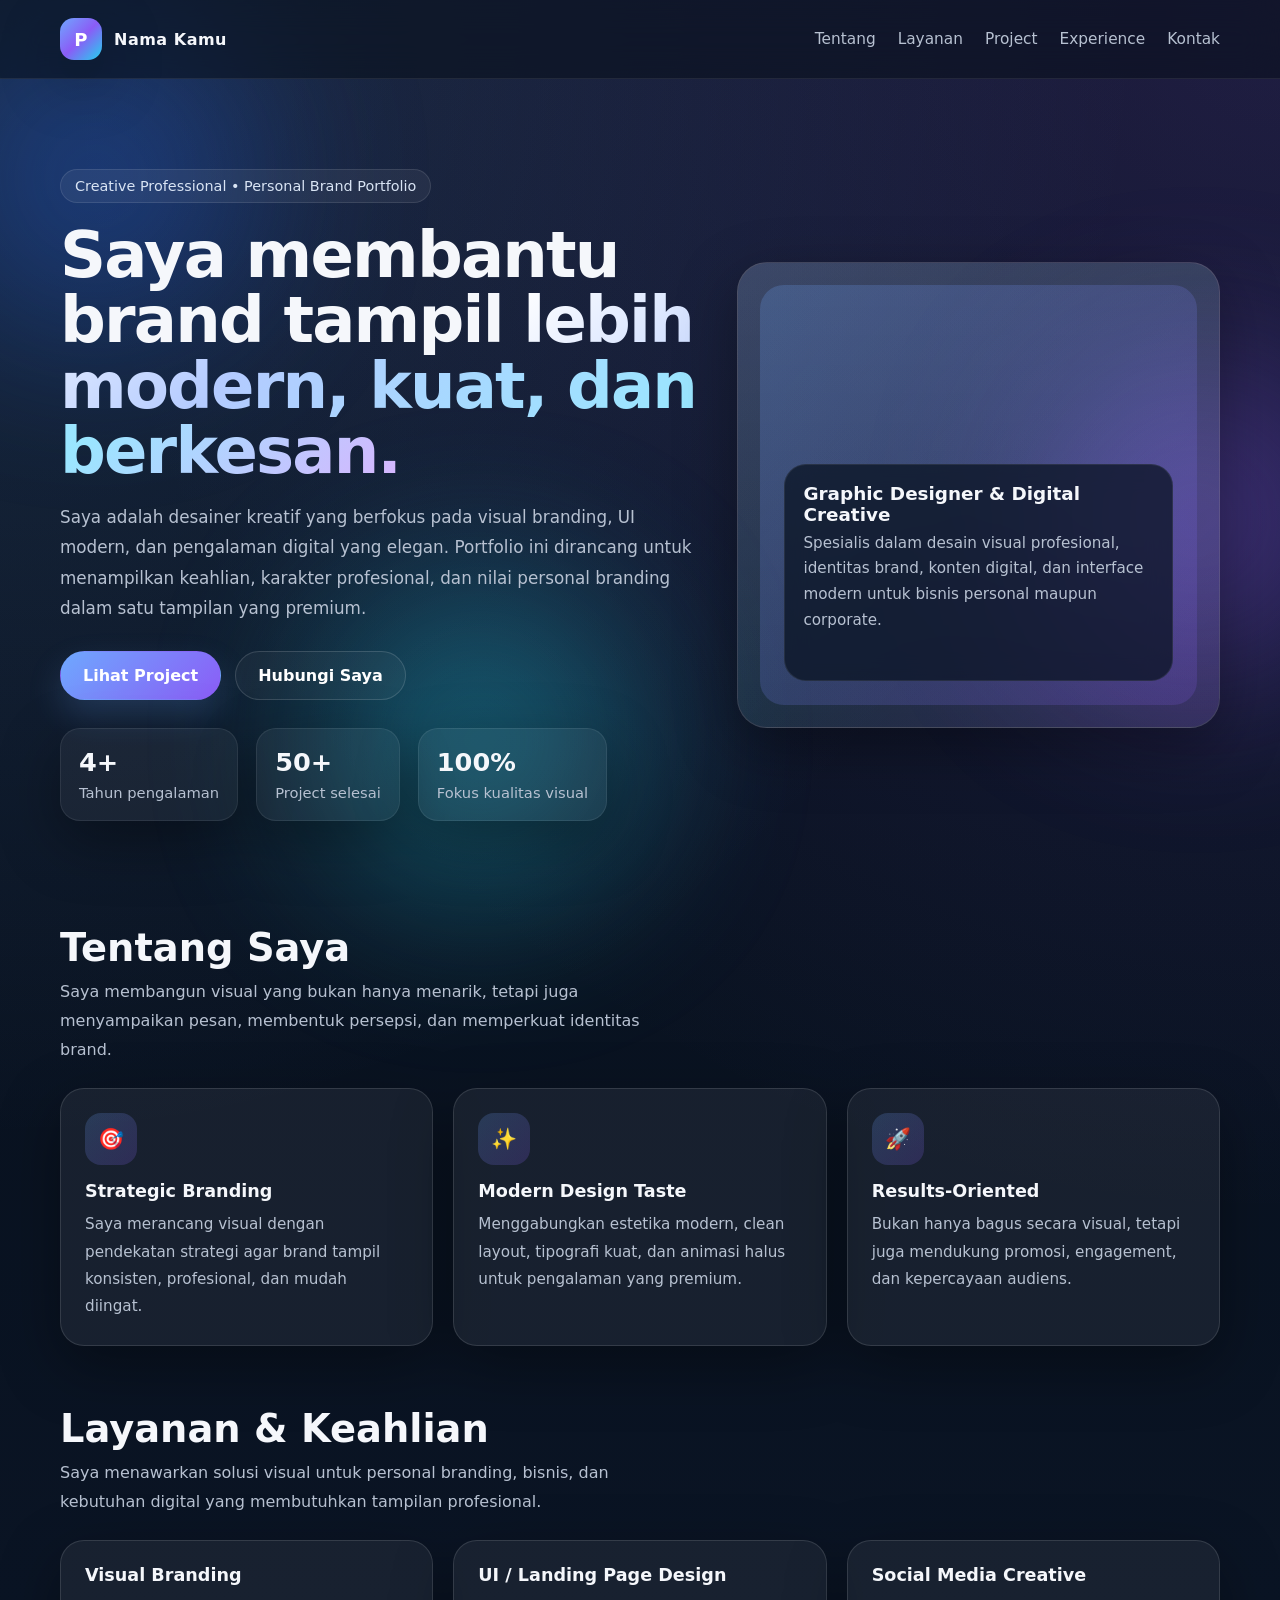
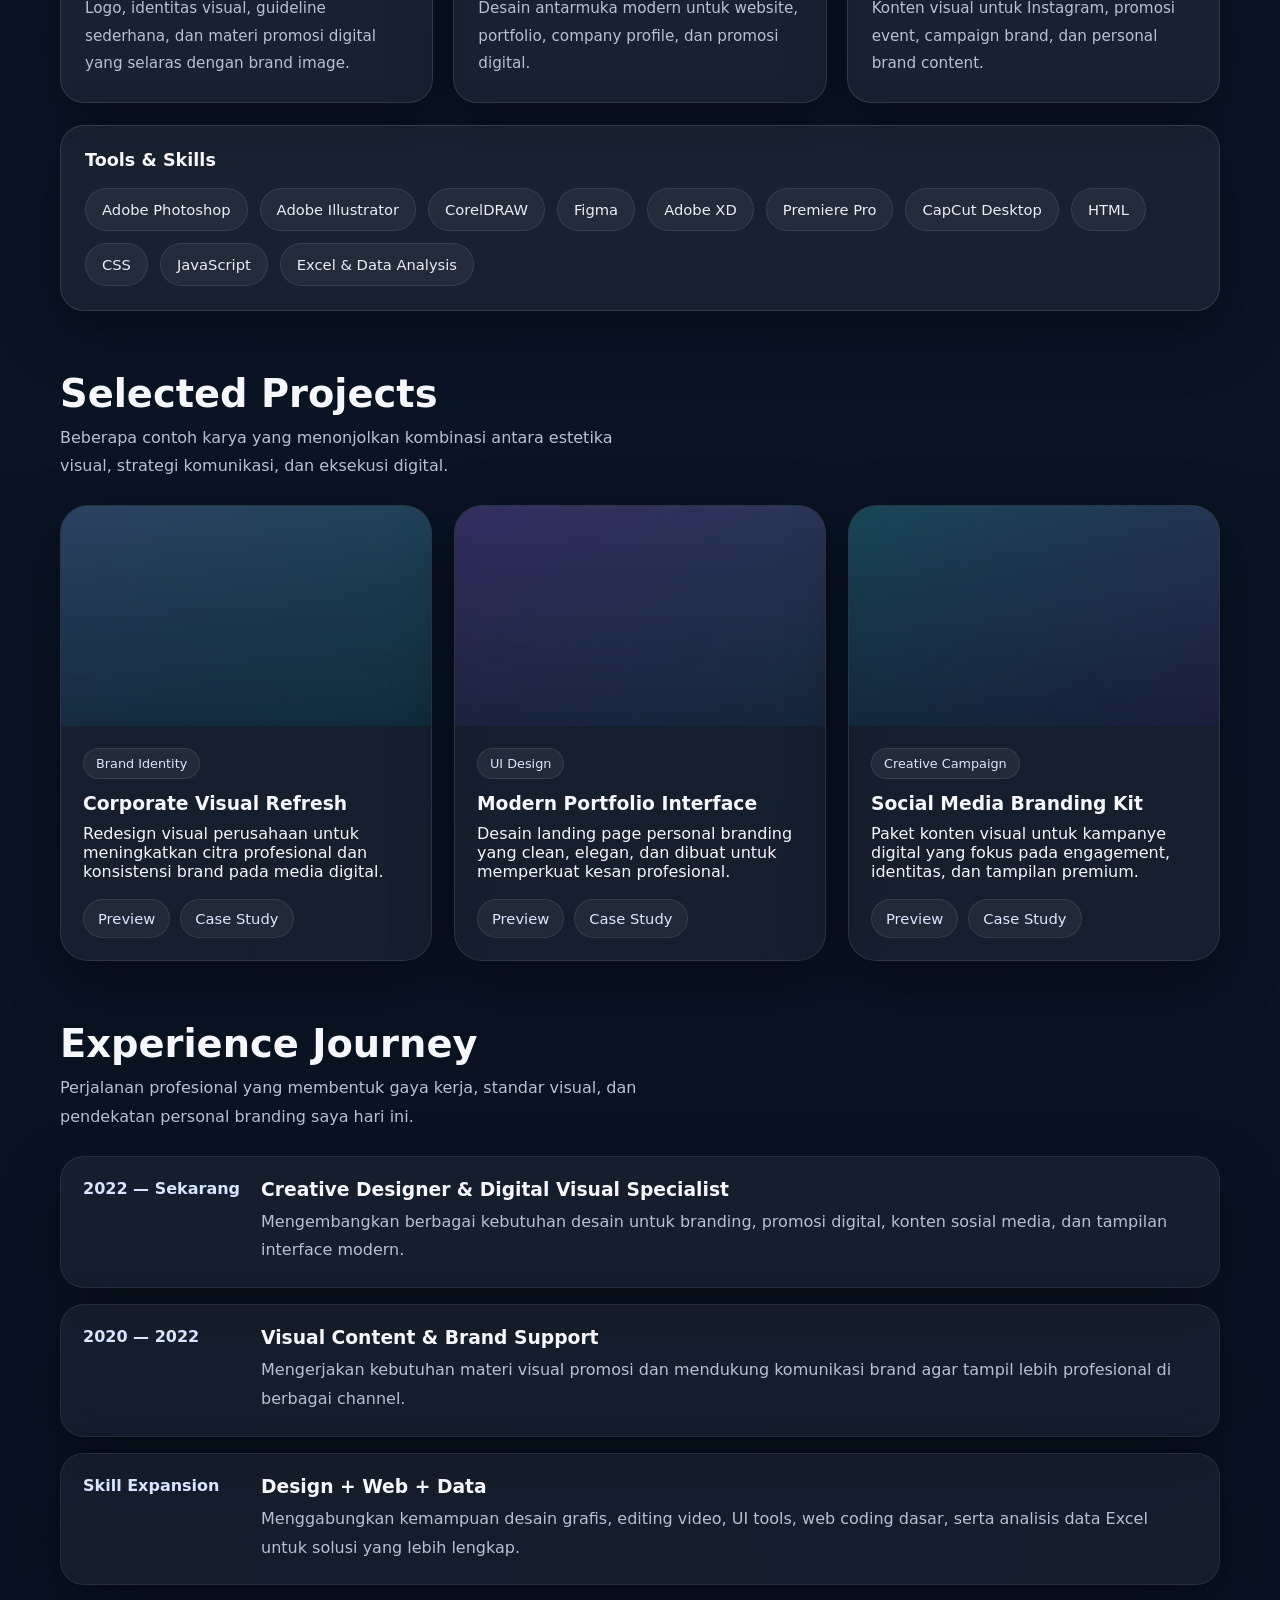
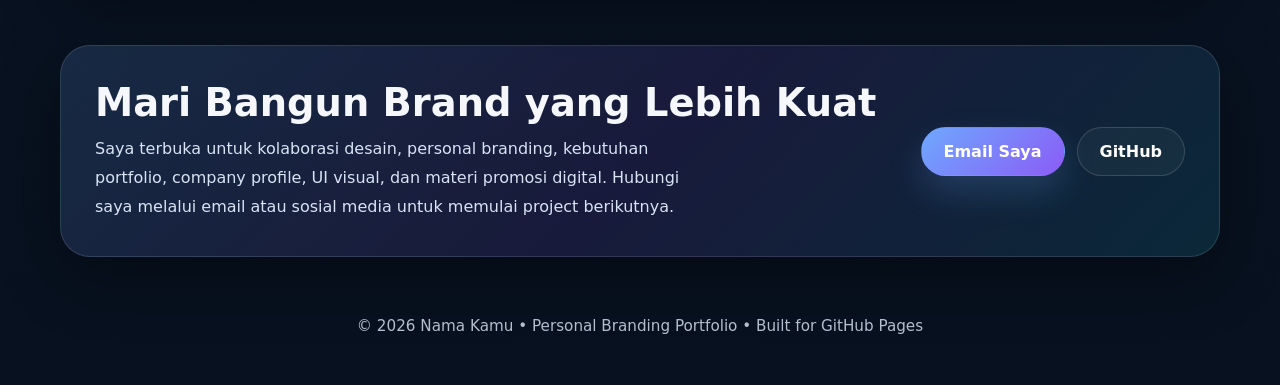
<file: index.html>
<!DOCTYPE html>
<html lang="id">
<head>
  <meta charset="UTF-8" />
  <meta name="viewport" content="width=device-width, initial-scale=1.0" />
  <title>Portfolio Personal Branding</title>
  <meta name="description" content="Portfolio modern, animated, profesional, dan personal branding." />
  <style>
    :root {
      --bg: #07111f;
      --bg-soft: rgba(255,255,255,0.05);
      --card: rgba(255,255,255,0.08);
      --card-border: rgba(255,255,255,0.12);
      --text: #f5f7fb;
      --muted: #b7c1d1;
      --primary: #6ea8fe;
      --secondary: #8b5cf6;
      --accent: #22d3ee;
      --shadow: 0 20px 60px rgba(0,0,0,0.35);
      --radius: 24px;
      --max-width: 1160px;
    }

    * {
      margin: 0;
      padding: 0;
      box-sizing: border-box;
      scroll-behavior: smooth;
    }

    body {
      font-family: Inter, ui-sans-serif, system-ui, -apple-system, BlinkMacSystemFont, "Segoe UI", sans-serif;
      background:
        radial-gradient(circle at top left, rgba(110,168,254,0.18), transparent 30%),
        radial-gradient(circle at top right, rgba(139,92,246,0.18), transparent 32%),
        linear-gradient(180deg, #08101b 0%, #0a1424 45%, #07111f 100%);
      color: var(--text);
      overflow-x: hidden;
      min-height: 100vh;
    }

    a {
      text-decoration: none;
      color: inherit;
    }

    img {
      max-width: 100%;
      display: block;
    }

    .container {
      width: min(92%, var(--max-width));
      margin: 0 auto;
    }

    .blur-orb {
      position: fixed;
      width: 320px;
      height: 320px;
      border-radius: 50%;
      filter: blur(90px);
      opacity: 0.35;
      z-index: -1;
      animation: floatOrb 12s ease-in-out infinite;
    }

    .orb-1 {
      background: #2563eb;
      top: 2%;
      left: -5%;
    }

    .orb-2 {
      background: #8b5cf6;
      top: 40%;
      right: -6%;
      animation-delay: -4s;
    }

    .orb-3 {
      background: #22d3ee;
      bottom: 0;
      left: 25%;
      animation-delay: -8s;
    }

    @keyframes floatOrb {
      0%, 100% { transform: translateY(0) translateX(0) scale(1); }
      50% { transform: translateY(-25px) translateX(15px) scale(1.08); }
    }

    header {
      position: sticky;
      top: 0;
      z-index: 50;
      backdrop-filter: blur(18px);
      background: rgba(8, 16, 27, 0.55);
      border-bottom: 1px solid rgba(255,255,255,0.08);
    }

    .nav {
      display: flex;
      align-items: center;
      justify-content: space-between;
      padding: 18px 0;
    }

    .brand {
      display: flex;
      align-items: center;
      gap: 12px;
      font-weight: 800;
      letter-spacing: 0.5px;
    }

    .brand-mark {
      width: 42px;
      height: 42px;
      border-radius: 14px;
      background: linear-gradient(135deg, var(--primary), var(--secondary), var(--accent));
      display: grid;
      place-items: center;
      box-shadow: var(--shadow);
      font-size: 18px;
      color: white;
    }

    .nav-links {
      display: flex;
      gap: 22px;
      align-items: center;
      color: var(--muted);
      font-size: 0.96rem;
    }

    .nav-links a:hover {
      color: white;
    }

    .btn {
      display: inline-flex;
      align-items: center;
      justify-content: center;
      gap: 10px;
      padding: 14px 22px;
      border-radius: 999px;
      border: 1px solid transparent;
      font-weight: 700;
      transition: 0.3s ease;
    }

    .btn-primary {
      background: linear-gradient(135deg, var(--primary), var(--secondary));
      color: white;
      box-shadow: 0 16px 35px rgba(110, 168, 254, 0.2);
    }

    .btn-primary:hover {
      transform: translateY(-2px);
      box-shadow: 0 20px 45px rgba(110, 168, 254, 0.28);
    }

    .btn-secondary {
      border-color: rgba(255,255,255,0.14);
      background: rgba(255,255,255,0.04);
      color: white;
    }

    .btn-secondary:hover {
      background: rgba(255,255,255,0.08);
      transform: translateY(-2px);
    }

    .hero {
      padding: 90px 0 70px;
    }

    .hero-grid {
      display: grid;
      grid-template-columns: 1.2fr 0.9fr;
      gap: 34px;
      align-items: center;
    }

    .eyebrow {
      display: inline-flex;
      padding: 8px 14px;
      border-radius: 999px;
      background: rgba(255,255,255,0.06);
      border: 1px solid rgba(255,255,255,0.1);
      color: #d9e4f4;
      font-size: 0.9rem;
      margin-bottom: 20px;
    }

    .hero h1 {
      font-size: clamp(2.7rem, 5vw, 5rem);
      line-height: 1.02;
      margin-bottom: 18px;
      letter-spacing: -1.8px;
    }

    .gradient-text {
      background: linear-gradient(135deg, #ffffff 0%, #b4cbff 30%, #9ae6ff 70%, #d8b4fe 100%);
      -webkit-background-clip: text;
      background-clip: text;
      color: transparent;
    }

    .hero p {
      color: var(--muted);
      font-size: 1.05rem;
      line-height: 1.8;
      max-width: 640px;
      margin-bottom: 28px;
    }

    .hero-actions {
      display: flex;
      flex-wrap: wrap;
      gap: 14px;
      margin-bottom: 28px;
    }

    .hero-metrics {
      display: flex;
      gap: 18px;
      flex-wrap: wrap;
    }

    .metric {
      min-width: 140px;
      padding: 18px;
      border-radius: 20px;
      background: rgba(255,255,255,0.05);
      border: 1px solid rgba(255,255,255,0.08);
      box-shadow: var(--shadow);
    }

    .metric strong {
      font-size: 1.6rem;
      display: block;
      margin-bottom: 6px;
    }

    .metric span {
      color: var(--muted);
      font-size: 0.92rem;
    }

    .profile-card {
      position: relative;
      border-radius: 30px;
      padding: 22px;
      background: linear-gradient(180deg, rgba(255,255,255,0.12), rgba(255,255,255,0.06));
      border: 1px solid rgba(255,255,255,0.12);
      box-shadow: var(--shadow);
      overflow: hidden;
    }

    .profile-card::before {
      content: "";
      position: absolute;
      inset: 0;
      background: linear-gradient(135deg, rgba(110,168,254,0.12), rgba(34,211,238,0.06), rgba(139,92,246,0.14));
      pointer-events: none;
    }

    .avatar-wrap {
      position: relative;
      z-index: 1;
      border-radius: 24px;
      overflow: hidden;
      min-height: 420px;
      background:
        linear-gradient(135deg, rgba(110,168,254,0.22), rgba(139,92,246,0.18)),
        url('https://images.unsplash.com/photo-1500648767791-00dcc994a43e?auto=format&fit=crop&w=900&q=80') center/cover;
      display: flex;
      align-items: flex-end;
      padding: 24px;
    }

    .profile-badge {
      width: 100%;
      position: relative;
      z-index: 2;
      padding: 18px;
      border-radius: 22px;
      background: rgba(7,17,31,0.72);
      border: 1px solid rgba(255,255,255,0.08);
      backdrop-filter: blur(12px);
    }

    .profile-badge h3 {
      font-size: 1.15rem;
      margin-bottom: 6px;
    }

    .profile-badge p {
      color: var(--muted);
      font-size: 0.95rem;
      line-height: 1.7;
    }

    section {
      padding: 34px 0 26px;
    }

    .section-head {
      display: flex;
      justify-content: space-between;
      align-items: end;
      gap: 20px;
      margin-bottom: 24px;
    }

    .section-head h2 {
      font-size: clamp(1.8rem, 3vw, 2.8rem);
      margin-bottom: 8px;
    }

    .section-head p {
      color: var(--muted);
      max-width: 600px;
      line-height: 1.8;
    }

    .grid-3 {
      display: grid;
      grid-template-columns: repeat(3, 1fr);
      gap: 20px;
    }

    .card {
      padding: 24px;
      background: rgba(255,255,255,0.06);
      border: 1px solid var(--card-border);
      border-radius: var(--radius);
      box-shadow: var(--shadow);
      transition: transform 0.35s ease, border-color 0.35s ease, background 0.35s ease;
    }

    .card:hover {
      transform: translateY(-6px);
      border-color: rgba(110,168,254,0.3);
      background: rgba(255,255,255,0.08);
    }

    .service-icon {
      width: 52px;
      height: 52px;
      border-radius: 16px;
      display: grid;
      place-items: center;
      font-size: 1.3rem;
      background: linear-gradient(135deg, rgba(110,168,254,0.2), rgba(139,92,246,0.2));
      margin-bottom: 16px;
    }

    .card h3 {
      font-size: 1.1rem;
      margin-bottom: 10px;
    }

    .card p {
      color: var(--muted);
      line-height: 1.8;
      font-size: 0.95rem;
    }

    .skills-wrap {
      display: flex;
      flex-wrap: wrap;
      gap: 12px;
    }

    .chip {
      padding: 12px 16px;
      border-radius: 999px;
      background: rgba(255,255,255,0.05);
      border: 1px solid rgba(255,255,255,0.09);
      color: #e9eef8;
      font-size: 0.92rem;
    }

    .projects {
      display: grid;
      grid-template-columns: repeat(3, 1fr);
      gap: 22px;
    }

    .project-card {
      overflow: hidden;
      border-radius: 28px;
      border: 1px solid rgba(255,255,255,0.1);
      background: rgba(255,255,255,0.05);
      box-shadow: var(--shadow);
      transition: 0.35s ease;
    }

    .project-card:hover {
      transform: translateY(-8px);
    }

    .project-cover {
      height: 220px;
      position: relative;
      overflow: hidden;
    }

    .project-cover::after {
      content: "";
      position: absolute;
      inset: 0;
      background: linear-gradient(180deg, transparent 0%, rgba(7,17,31,0.45) 100%);
    }

    .cover-1 {
      background: linear-gradient(135deg, rgba(110,168,254,0.25), rgba(34,211,238,0.2)), url('https://images.unsplash.com/photo-1460925895917-afdab827c52f?auto=format&fit=crop&w=1200&q=80') center/cover;
    }

    .cover-2 {
      background: linear-gradient(135deg, rgba(139,92,246,0.25), rgba(110,168,254,0.18)), url('https://images.unsplash.com/photo-1522542550221-31fd19575a2d?auto=format&fit=crop&w=1200&q=80') center/cover;
    }

    .cover-3 {
      background: linear-gradient(135deg, rgba(34,211,238,0.22), rgba(139,92,246,0.18)), url('https://images.unsplash.com/photo-1516321318423-f06f85e504b3?auto=format&fit=crop&w=1200&q=80') center/cover;
    }

    .project-body {
      padding: 22px;
    }

    .project-meta {
      display: inline-block;
      padding: 7px 12px;
      border-radius: 999px;
      font-size: 0.8rem;
      margin-bottom: 14px;
      background: rgba(255,255,255,0.06);
      border: 1px solid rgba(255,255,255,0.09);
      color: #dae6f8;
    }

    .project-body p {
      margin: 10px 0 18px;
    }

    .project-links {
      display: flex;
      gap: 10px;
      flex-wrap: wrap;
    }

    .project-link {
      font-size: 0.92rem;
      color: #dce8ff;
      padding: 10px 14px;
      border-radius: 999px;
      background: rgba(255,255,255,0.05);
      border: 1px solid rgba(255,255,255,0.09);
    }

    .timeline {
      display: grid;
      gap: 16px;
    }

    .timeline-item {
      display: grid;
      grid-template-columns: 160px 1fr;
      gap: 18px;
      padding: 22px;
      border-radius: 24px;
      background: rgba(255,255,255,0.05);
      border: 1px solid rgba(255,255,255,0.08);
      box-shadow: var(--shadow);
    }

    .timeline-year {
      color: #d7e5ff;
      font-weight: 800;
    }

    .timeline-content span {
      display: inline-block;
      margin-top: 8px;
      color: var(--muted);
      line-height: 1.8;
    }

    .contact-box {
      padding: 34px;
      border-radius: 30px;
      background: linear-gradient(135deg, rgba(110,168,254,0.16), rgba(139,92,246,0.13), rgba(34,211,238,0.12));
      border: 1px solid rgba(255,255,255,0.12);
      box-shadow: var(--shadow);
      display: flex;
      justify-content: space-between;
      align-items: center;
      gap: 24px;
      flex-wrap: wrap;
    }

    .contact-box p {
      color: #d8e3f3;
      line-height: 1.8;
      max-width: 620px;
    }

    footer {
      padding: 34px 0 50px;
      color: var(--muted);
      text-align: center;
      font-size: 0.95rem;
    }

    .reveal {
      opacity: 0;
      transform: translateY(28px);
      transition: opacity 0.8s ease, transform 0.8s ease;
    }

    .reveal.active {
      opacity: 1;
      transform: translateY(0);
    }

    @media (max-width: 980px) {
      .hero-grid,
      .projects,
      .grid-3 {
        grid-template-columns: 1fr;
      }

      .timeline-item {
        grid-template-columns: 1fr;
      }

      .nav-links {
        display: none;
      }
    }

    @media (max-width: 640px) {
      .hero {
        padding-top: 64px;
      }

      .hero h1 {
        letter-spacing: -1px;
      }

      .profile-card,
      .card,
      .timeline-item,
      .contact-box {
        border-radius: 22px;
      }

      .avatar-wrap {
        min-height: 340px;
      }
    }
  </style>
</head>
<body>
  <div class="blur-orb orb-1"></div>
  <div class="blur-orb orb-2"></div>
  <div class="blur-orb orb-3"></div>

  <header>
    <div class="container nav">
      <a href="#home" class="brand">
        <div class="brand-mark">P</div>
        <div>
          <div>Nama Kamu</div>
        </div>
      </a>
      <nav class="nav-links">
        <a href="#about">Tentang</a>
        <a href="#services">Layanan</a>
        <a href="#projects">Project</a>
        <a href="#experience">Experience</a>
        <a href="#contact">Kontak</a>
      </nav>
    </div>
  </header>

  <main>
    <section class="hero" id="home">
      <div class="container hero-grid">
        <div class="reveal active">
          <span class="eyebrow">Creative Professional • Personal Brand Portfolio</span>
          <h1>
            Saya membantu brand tampil
            <span class="gradient-text">lebih modern, kuat, dan berkesan.</span>
          </h1>
          <p>
            Saya adalah desainer kreatif yang berfokus pada visual branding, UI modern, dan pengalaman digital yang elegan.
            Portfolio ini dirancang untuk menampilkan keahlian, karakter profesional, dan nilai personal branding dalam satu tampilan yang premium.
          </p>
          <div class="hero-actions">
            <a href="#projects" class="btn btn-primary">Lihat Project</a>
            <a href="#contact" class="btn btn-secondary">Hubungi Saya</a>
          </div>
          <div class="hero-metrics">
            <div class="metric">
              <strong>4+</strong>
              <span>Tahun pengalaman</span>
            </div>
            <div class="metric">
              <strong>50+</strong>
              <span>Project selesai</span>
            </div>
            <div class="metric">
              <strong>100%</strong>
              <span>Fokus kualitas visual</span>
            </div>
          </div>
        </div>

        <div class="profile-card reveal">
          <div class="avatar-wrap">
            <div class="profile-badge">
              <h3>Graphic Designer & Digital Creative</h3>
              <p>
                Spesialis dalam desain visual profesional, identitas brand, konten digital, dan interface modern untuk bisnis personal maupun corporate.
              </p>
            </div>
          </div>
        </div>
      </div>
    </section>

    <section id="about">
      <div class="container">
        <div class="section-head reveal">
          <div>
            <h2>Tentang Saya</h2>
            <p>
              Saya membangun visual yang bukan hanya menarik, tetapi juga menyampaikan pesan, membentuk persepsi, dan memperkuat identitas brand.
            </p>
          </div>
        </div>
        <div class="grid-3">
          <div class="card reveal">
            <div class="service-icon">🎯</div>
            <h3>Strategic Branding</h3>
            <p>Saya merancang visual dengan pendekatan strategi agar brand tampil konsisten, profesional, dan mudah diingat.</p>
          </div>
          <div class="card reveal">
            <div class="service-icon">✨</div>
            <h3>Modern Design Taste</h3>
            <p>Menggabungkan estetika modern, clean layout, tipografi kuat, dan animasi halus untuk pengalaman yang premium.</p>
          </div>
          <div class="card reveal">
            <div class="service-icon">🚀</div>
            <h3>Results-Oriented</h3>
            <p>Bukan hanya bagus secara visual, tetapi juga mendukung promosi, engagement, dan kepercayaan audiens.</p>
          </div>
        </div>
      </div>
    </section>

    <section id="services">
      <div class="container">
        <div class="section-head reveal">
          <div>
            <h2>Layanan & Keahlian</h2>
            <p>
              Saya menawarkan solusi visual untuk personal branding, bisnis, dan kebutuhan digital yang membutuhkan tampilan profesional.
            </p>
          </div>
        </div>
        <div class="grid-3">
          <div class="card reveal">
            <h3>Visual Branding</h3>
            <p>Logo, identitas visual, guideline sederhana, dan materi promosi digital yang selaras dengan brand image.</p>
          </div>
          <div class="card reveal">
            <h3>UI / Landing Page Design</h3>
            <p>Desain antarmuka modern untuk website, portfolio, company profile, dan promosi digital.</p>
          </div>
          <div class="card reveal">
            <h3>Social Media Creative</h3>
            <p>Konten visual untuk Instagram, promosi event, campaign brand, dan personal brand content.</p>
          </div>
        </div>

        <div style="margin-top: 22px" class="card reveal">
          <h3 style="margin-bottom: 18px">Tools & Skills</h3>
          <div class="skills-wrap">
            <span class="chip">Adobe Photoshop</span>
            <span class="chip">Adobe Illustrator</span>
            <span class="chip">CorelDRAW</span>
            <span class="chip">Figma</span>
            <span class="chip">Adobe XD</span>
            <span class="chip">Premiere Pro</span>
            <span class="chip">CapCut Desktop</span>
            <span class="chip">HTML</span>
            <span class="chip">CSS</span>
            <span class="chip">JavaScript</span>
            <span class="chip">Excel & Data Analysis</span>
          </div>
        </div>
      </div>
    </section>

    <section id="projects">
      <div class="container">
        <div class="section-head reveal">
          <div>
            <h2>Selected Projects</h2>
            <p>
              Beberapa contoh karya yang menonjolkan kombinasi antara estetika visual, strategi komunikasi, dan eksekusi digital.
            </p>
          </div>
        </div>

        <div class="projects">
          <article class="project-card reveal">
            <div class="project-cover cover-1"></div>
            <div class="project-body">
              <span class="project-meta">Brand Identity</span>
              <h3>Corporate Visual Refresh</h3>
              <p>Redesign visual perusahaan untuk meningkatkan citra profesional dan konsistensi brand pada media digital.</p>
              <div class="project-links">
                <a class="project-link" href="#">Preview</a>
                <a class="project-link" href="#">Case Study</a>
              </div>
            </div>
          </article>

          <article class="project-card reveal">
            <div class="project-cover cover-2"></div>
            <div class="project-body">
              <span class="project-meta">UI Design</span>
              <h3>Modern Portfolio Interface</h3>
              <p>Desain landing page personal branding yang clean, elegan, dan dibuat untuk memperkuat kesan profesional.</p>
              <div class="project-links">
                <a class="project-link" href="#">Preview</a>
                <a class="project-link" href="#">Case Study</a>
              </div>
            </div>
          </article>

          <article class="project-card reveal">
            <div class="project-cover cover-3"></div>
            <div class="project-body">
              <span class="project-meta">Creative Campaign</span>
              <h3>Social Media Branding Kit</h3>
              <p>Paket konten visual untuk kampanye digital yang fokus pada engagement, identitas, dan tampilan premium.</p>
              <div class="project-links">
                <a class="project-link" href="#">Preview</a>
                <a class="project-link" href="#">Case Study</a>
              </div>
            </div>
          </article>
        </div>
      </div>
    </section>

    <section id="experience">
      <div class="container">
        <div class="section-head reveal">
          <div>
            <h2>Experience Journey</h2>
            <p>
              Perjalanan profesional yang membentuk gaya kerja, standar visual, dan pendekatan personal branding saya hari ini.
            </p>
          </div>
        </div>

        <div class="timeline">
          <div class="timeline-item reveal">
            <div class="timeline-year">2022 — Sekarang</div>
            <div class="timeline-content">
              <h3>Creative Designer & Digital Visual Specialist</h3>
              <span>Mengembangkan berbagai kebutuhan desain untuk branding, promosi digital, konten sosial media, dan tampilan interface modern.</span>
            </div>
          </div>
          <div class="timeline-item reveal">
            <div class="timeline-year">2020 — 2022</div>
            <div class="timeline-content">
              <h3>Visual Content & Brand Support</h3>
              <span>Mengerjakan kebutuhan materi visual promosi dan mendukung komunikasi brand agar tampil lebih profesional di berbagai channel.</span>
            </div>
          </div>
          <div class="timeline-item reveal">
            <div class="timeline-year">Skill Expansion</div>
            <div class="timeline-content">
              <h3>Design + Web + Data</h3>
              <span>Menggabungkan kemampuan desain grafis, editing video, UI tools, web coding dasar, serta analisis data Excel untuk solusi yang lebih lengkap.</span>
            </div>
          </div>
        </div>
      </div>
    </section>

    <section id="contact">
      <div class="container">
        <div class="contact-box reveal">
          <div>
            <h2 style="font-size: clamp(1.8rem, 3vw, 2.8rem); margin-bottom: 10px;">Mari Bangun Brand yang Lebih Kuat</h2>
            <p>
              Saya terbuka untuk kolaborasi desain, personal branding, kebutuhan portfolio, company profile, UI visual, dan materi promosi digital.
              Hubungi saya melalui email atau sosial media untuk memulai project berikutnya.
            </p>
          </div>
          <div style="display:flex; gap:12px; flex-wrap:wrap;">
            <a class="btn btn-primary" href="mailto:emailkamu@example.com">Email Saya</a>
            <a class="btn btn-secondary" href="https://github.com/username" target="_blank">GitHub</a>
          </div>
        </div>
      </div>
    </section>
  </main>

  <footer>
    <div class="container">
      © 2026 Nama Kamu • Personal Branding Portfolio • Built for GitHub Pages
    </div>
  </footer>

  <script>
    const reveals = document.querySelectorAll('.reveal');

    const observer = new IntersectionObserver((entries) => {
      entries.forEach((entry) => {
        if (entry.isIntersecting) {
          entry.target.classList.add('active');
        }
      });
    }, { threshold: 0.14 });

    reveals.forEach((item) => observer.observe(item));
  </script>
</body>
</html>
</file>
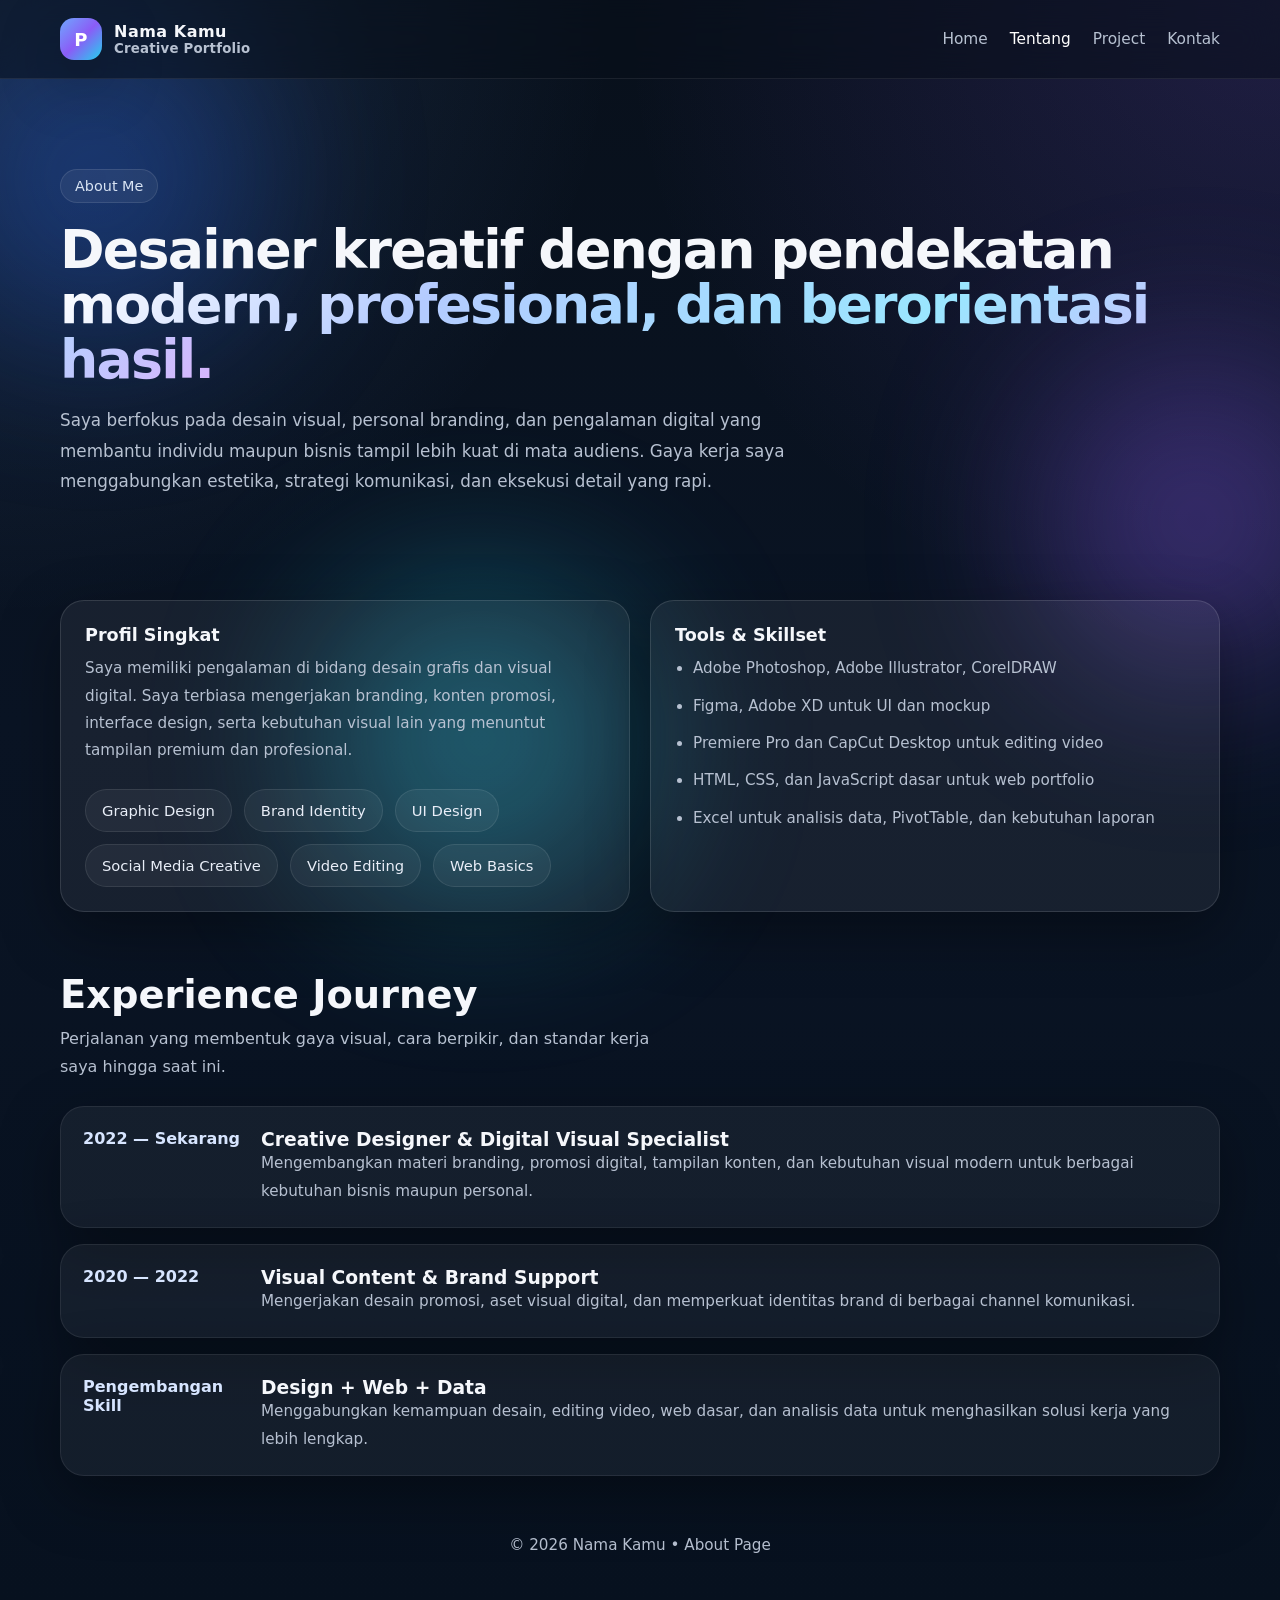
<file: about.html>
<!DOCTYPE html>
<html lang="id">
<head>
  <meta charset="UTF-8" />
  <meta name="viewport" content="width=device-width, initial-scale=1.0" />
  <title>Tentang Saya | Nama Kamu</title>
  <meta name="description" content="Halaman tentang saya untuk portfolio personal branding." />
  <link rel="stylesheet" href="assets/css/style.css" />
</head>
<body>
  <div class="blur-orb orb-1"></div>
  <div class="blur-orb orb-2"></div>
  <div class="blur-orb orb-3"></div>

  <header>
    <div class="container nav">
      <a href="index.html" class="brand">
        <div class="brand-mark">P</div>
        <div>
          <div>Nama Kamu</div>
          <small>Creative Portfolio</small>
        </div>
      </a>
      <nav class="nav-links">
        <a href="index.html">Home</a>
        <a href="about.html" class="active">Tentang</a>
        <a href="projects.html">Project</a>
        <a href="contact.html">Kontak</a>
      </nav>
    </div>
  </header>

  <main>
    <section class="page-hero">
      <div class="container">
        <div class="reveal active">
          <span class="eyebrow">About Me</span>
          <h1>Desainer kreatif dengan pendekatan <span class="gradient-text">modern, profesional, dan berorientasi hasil.</span></h1>
          <p>
            Saya berfokus pada desain visual, personal branding, dan pengalaman digital yang membantu individu maupun bisnis tampil lebih kuat di mata audiens.
            Gaya kerja saya menggabungkan estetika, strategi komunikasi, dan eksekusi detail yang rapi.
          </p>
        </div>
      </div>
    </section>

    <section>
      <div class="container grid-2">
        <div class="card reveal">
          <h3>Profil Singkat</h3>
          <p>
            Saya memiliki pengalaman di bidang desain grafis dan visual digital. Saya terbiasa mengerjakan branding, konten promosi,
            interface design, serta kebutuhan visual lain yang menuntut tampilan premium dan profesional.
          </p>
          <div class="spacer-24 skills-wrap">
            <span class="chip">Graphic Design</span>
            <span class="chip">Brand Identity</span>
            <span class="chip">UI Design</span>
            <span class="chip">Social Media Creative</span>
            <span class="chip">Video Editing</span>
            <span class="chip">Web Basics</span>
          </div>
        </div>
        <div class="card reveal">
          <h3>Tools & Skillset</h3>
          <ul class="list">
            <li>Adobe Photoshop, Adobe Illustrator, CorelDRAW</li>
            <li>Figma, Adobe XD untuk UI dan mockup</li>
            <li>Premiere Pro dan CapCut Desktop untuk editing video</li>
            <li>HTML, CSS, dan JavaScript dasar untuk web portfolio</li>
            <li>Excel untuk analisis data, PivotTable, dan kebutuhan laporan</li>
          </ul>
        </div>
      </div>
    </section>

    <section>
      <div class="container">
        <div class="section-head reveal">
          <div>
            <h2>Experience Journey</h2>
            <p>Perjalanan yang membentuk gaya visual, cara berpikir, dan standar kerja saya hingga saat ini.</p>
          </div>
        </div>
        <div class="timeline">
          <div class="timeline-item reveal">
            <div class="timeline-year">2022 — Sekarang</div>
            <div class="timeline-content">
              <h3>Creative Designer & Digital Visual Specialist</h3>
              <span>Mengembangkan materi branding, promosi digital, tampilan konten, dan kebutuhan visual modern untuk berbagai kebutuhan bisnis maupun personal.</span>
            </div>
          </div>
          <div class="timeline-item reveal">
            <div class="timeline-year">2020 — 2022</div>
            <div class="timeline-content">
              <h3>Visual Content & Brand Support</h3>
              <span>Mengerjakan desain promosi, aset visual digital, dan memperkuat identitas brand di berbagai channel komunikasi.</span>
            </div>
          </div>
          <div class="timeline-item reveal">
            <div class="timeline-year">Pengembangan Skill</div>
            <div class="timeline-content">
              <h3>Design + Web + Data</h3>
              <span>Menggabungkan kemampuan desain, editing video, web dasar, dan analisis data untuk menghasilkan solusi kerja yang lebih lengkap.</span>
            </div>
          </div>
        </div>
      </div>
    </section>
  </main>

  <footer>
    <div class="container">© <span id="currentYear"></span> Nama Kamu • About Page</div>
  </footer>

  <script src="assets/js/script.js"></script>
</body>
</html>
</file>
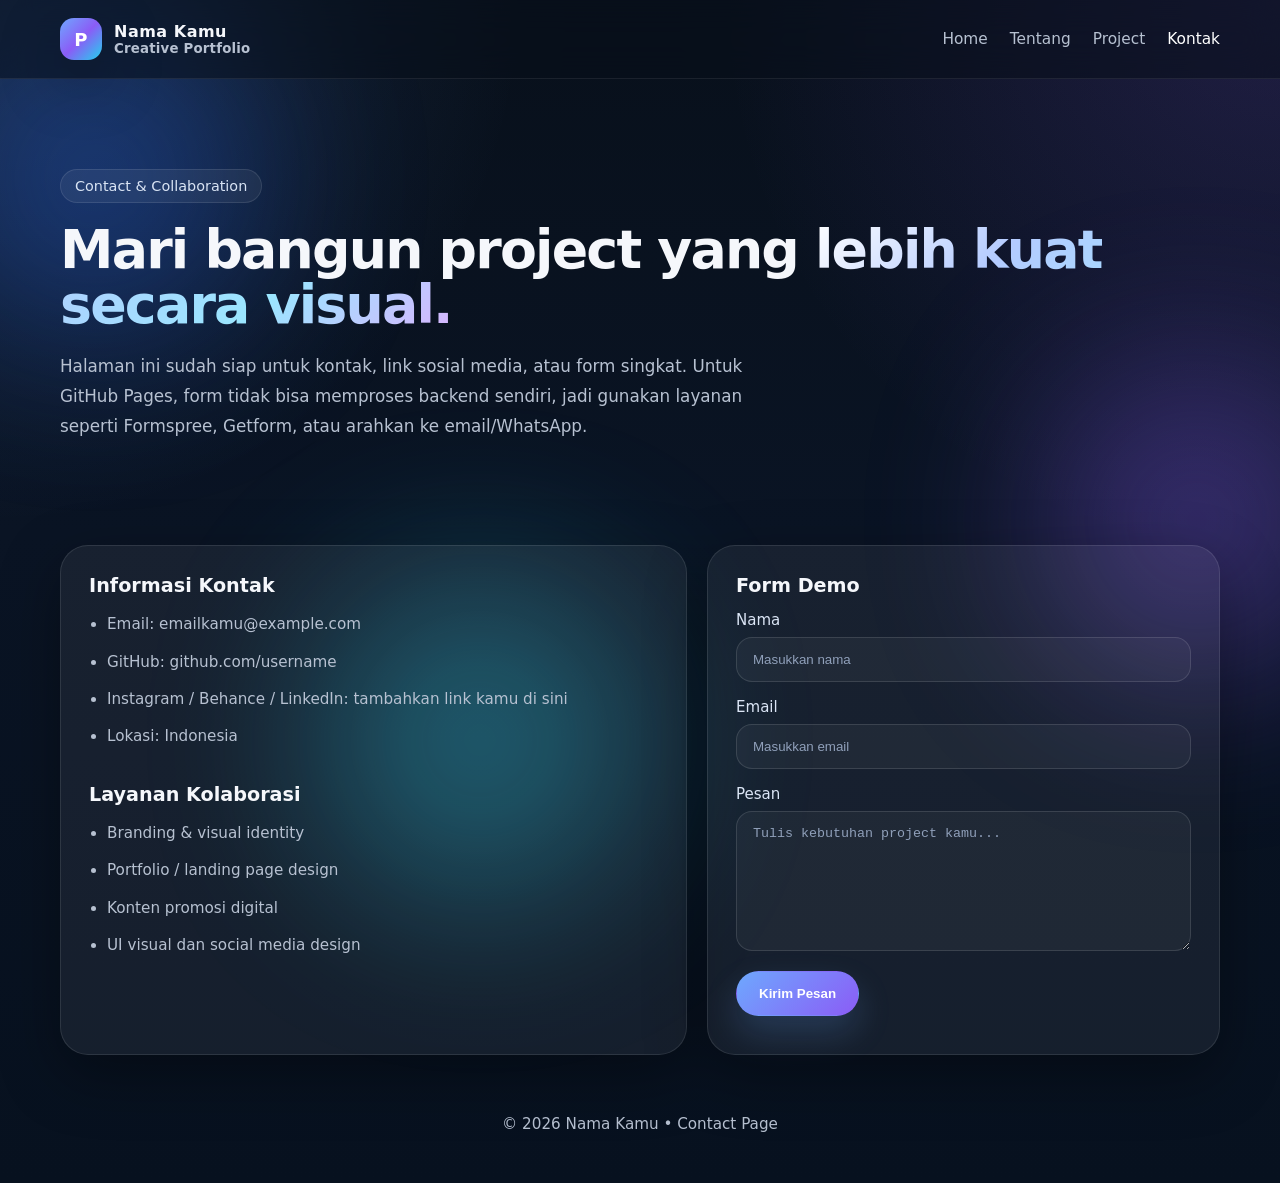
<file: contact.html>
<!DOCTYPE html>
<html lang="id">
<head>
  <meta charset="UTF-8" />
  <meta name="viewport" content="width=device-width, initial-scale=1.0" />
  <title>Kontak | Nama Kamu</title>
  <meta name="description" content="Halaman kontak portfolio personal branding." />
  <link rel="stylesheet" href="assets/css/style.css" />
</head>
<body>
  <div class="blur-orb orb-1"></div>
  <div class="blur-orb orb-2"></div>
  <div class="blur-orb orb-3"></div>

  <header>
    <div class="container nav">
      <a href="index.html" class="brand">
        <div class="brand-mark">P</div>
        <div>
          <div>Nama Kamu</div>
          <small>Creative Portfolio</small>
        </div>
      </a>
      <nav class="nav-links">
        <a href="index.html">Home</a>
        <a href="about.html">Tentang</a>
        <a href="projects.html">Project</a>
        <a href="contact.html" class="active">Kontak</a>
      </nav>
    </div>
  </header>

  <main>
    <section class="page-hero">
      <div class="container">
        <div class="reveal active">
          <span class="eyebrow">Contact & Collaboration</span>
          <h1>Mari bangun project yang <span class="gradient-text">lebih kuat secara visual.</span></h1>
          <p>
            Halaman ini sudah siap untuk kontak, link sosial media, atau form singkat. Untuk GitHub Pages, form tidak bisa memproses backend sendiri,
            jadi gunakan layanan seperti Formspree, Getform, atau arahkan ke email/WhatsApp.
          </p>
        </div>
      </div>
    </section>

    <section>
      <div class="container contact-grid">
        <div class="contact-card reveal">
          <h3>Informasi Kontak</h3>
          <ul class="contact-list">
            <li>Email: emailkamu@example.com</li>
            <li>GitHub: github.com/username</li>
            <li>Instagram / Behance / LinkedIn: tambahkan link kamu di sini</li>
            <li>Lokasi: Indonesia</li>
          </ul>

          <div class="spacer-32">
            <h3>Layanan Kolaborasi</h3>
            <ul class="contact-list">
              <li>Branding & visual identity</li>
              <li>Portfolio / landing page design</li>
              <li>Konten promosi digital</li>
              <li>UI visual dan social media design</li>
            </ul>
          </div>
        </div>

        <div class="contact-card reveal">
          <h3>Form Demo</h3>
          <form id="contactForm">
            <label class="label" for="name">Nama</label>
            <input class="field" id="name" type="text" placeholder="Masukkan nama" required />

            <label class="label" for="email">Email</label>
            <input class="field" id="email" type="email" placeholder="Masukkan email" required />

            <label class="label" for="message">Pesan</label>
            <textarea class="field" id="message" placeholder="Tulis kebutuhan project kamu..."></textarea>

            <button class="btn btn-primary" type="submit">Kirim Pesan</button>
            <p id="formStatus" class="notice"></p>
          </form>
        </div>
      </div>
    </section>
  </main>

  <footer>
    <div class="container">© <span id="currentYear"></span> Nama Kamu • Contact Page</div>
  </footer>

  <script src="assets/js/script.js"></script>
</body>
</html>
</file>
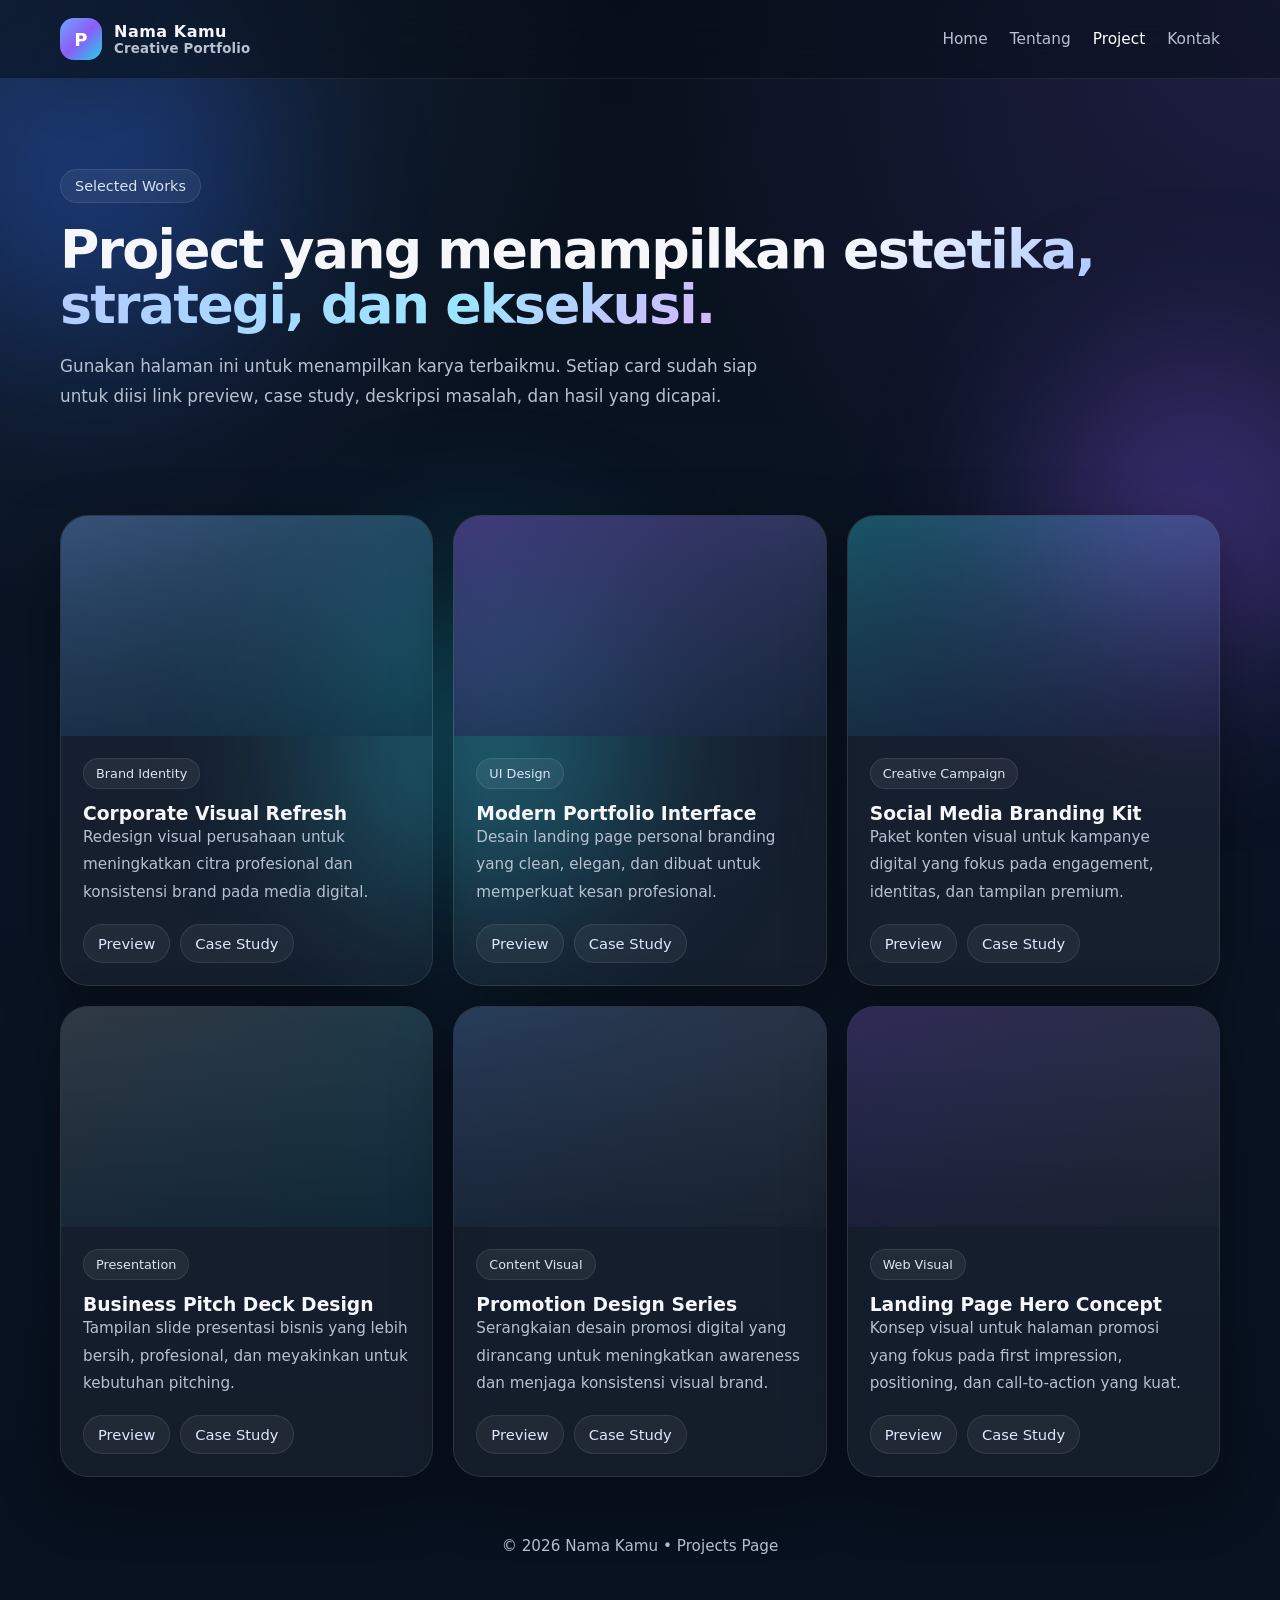
<file: projects.html>
<!DOCTYPE html>
<html lang="id">
<head>
  <meta charset="UTF-8" />
  <meta name="viewport" content="width=device-width, initial-scale=1.0" />
  <title>Project | Nama Kamu</title>
  <meta name="description" content="Halaman project portfolio modern untuk GitHub Pages." />
  <link rel="stylesheet" href="assets/css/style.css" />
</head>
<body>
  <div class="blur-orb orb-1"></div>
  <div class="blur-orb orb-2"></div>
  <div class="blur-orb orb-3"></div>

  <header>
    <div class="container nav">
      <a href="index.html" class="brand">
        <div class="brand-mark">P</div>
        <div>
          <div>Nama Kamu</div>
          <small>Creative Portfolio</small>
        </div>
      </a>
      <nav class="nav-links">
        <a href="index.html">Home</a>
        <a href="about.html">Tentang</a>
        <a href="projects.html" class="active">Project</a>
        <a href="contact.html">Kontak</a>
      </nav>
    </div>
  </header>

  <main>
    <section class="page-hero">
      <div class="container">
        <div class="reveal active">
          <span class="eyebrow">Selected Works</span>
          <h1>Project yang menampilkan <span class="gradient-text">estetika, strategi, dan eksekusi.</span></h1>
          <p>
            Gunakan halaman ini untuk menampilkan karya terbaikmu. Setiap card sudah siap untuk diisi link preview, case study,
            deskripsi masalah, dan hasil yang dicapai.
          </p>
        </div>
      </div>
    </section>

    <section>
      <div class="container">
        <div class="projects">
          <article class="project-card reveal">
            <div class="project-cover cover-1"></div>
            <div class="project-body">
              <span class="project-meta">Brand Identity</span>
              <h3>Corporate Visual Refresh</h3>
              <p>Redesign visual perusahaan untuk meningkatkan citra profesional dan konsistensi brand pada media digital.</p>
              <div class="project-links">
                <a class="project-link" href="#">Preview</a>
                <a class="project-link" href="#">Case Study</a>
              </div>
            </div>
          </article>

          <article class="project-card reveal">
            <div class="project-cover cover-2"></div>
            <div class="project-body">
              <span class="project-meta">UI Design</span>
              <h3>Modern Portfolio Interface</h3>
              <p>Desain landing page personal branding yang clean, elegan, dan dibuat untuk memperkuat kesan profesional.</p>
              <div class="project-links">
                <a class="project-link" href="#">Preview</a>
                <a class="project-link" href="#">Case Study</a>
              </div>
            </div>
          </article>

          <article class="project-card reveal">
            <div class="project-cover cover-3"></div>
            <div class="project-body">
              <span class="project-meta">Creative Campaign</span>
              <h3>Social Media Branding Kit</h3>
              <p>Paket konten visual untuk kampanye digital yang fokus pada engagement, identitas, dan tampilan premium.</p>
              <div class="project-links">
                <a class="project-link" href="#">Preview</a>
                <a class="project-link" href="#">Case Study</a>
              </div>
            </div>
          </article>

          <article class="project-card reveal">
            <div class="project-cover cover-4"></div>
            <div class="project-body">
              <span class="project-meta">Presentation</span>
              <h3>Business Pitch Deck Design</h3>
              <p>Tampilan slide presentasi bisnis yang lebih bersih, profesional, dan meyakinkan untuk kebutuhan pitching.</p>
              <div class="project-links">
                <a class="project-link" href="#">Preview</a>
                <a class="project-link" href="#">Case Study</a>
              </div>
            </div>
          </article>

          <article class="project-card reveal">
            <div class="project-cover cover-5"></div>
            <div class="project-body">
              <span class="project-meta">Content Visual</span>
              <h3>Promotion Design Series</h3>
              <p>Serangkaian desain promosi digital yang dirancang untuk meningkatkan awareness dan menjaga konsistensi visual brand.</p>
              <div class="project-links">
                <a class="project-link" href="#">Preview</a>
                <a class="project-link" href="#">Case Study</a>
              </div>
            </div>
          </article>

          <article class="project-card reveal">
            <div class="project-cover cover-6"></div>
            <div class="project-body">
              <span class="project-meta">Web Visual</span>
              <h3>Landing Page Hero Concept</h3>
              <p>Konsep visual untuk halaman promosi yang fokus pada first impression, positioning, dan call-to-action yang kuat.</p>
              <div class="project-links">
                <a class="project-link" href="#">Preview</a>
                <a class="project-link" href="#">Case Study</a>
              </div>
            </div>
          </article>
        </div>
      </div>
    </section>
  </main>

  <footer>
    <div class="container">© <span id="currentYear"></span> Nama Kamu • Projects Page</div>
  </footer>

  <script src="assets/js/script.js"></script>
</body>
</html>
</file>
<file: assets/css/style.css>
:root {
  --bg: #07111f;
  --bg-soft: rgba(255,255,255,0.05);
  --card: rgba(255,255,255,0.08);
  --card-border: rgba(255,255,255,0.12);
  --text: #f5f7fb;
  --muted: #b7c1d1;
  --primary: #6ea8fe;
  --secondary: #8b5cf6;
  --accent: #22d3ee;
  --shadow: 0 20px 60px rgba(0,0,0,0.35);
  --radius: 24px;
  --max-width: 1160px;
}

* {
  margin: 0;
  padding: 0;
  box-sizing: border-box;
}

html {
  scroll-behavior: smooth;
}

body {
  font-family: Inter, ui-sans-serif, system-ui, -apple-system, BlinkMacSystemFont, "Segoe UI", sans-serif;
  background:
    radial-gradient(circle at top left, rgba(110,168,254,0.18), transparent 30%),
    radial-gradient(circle at top right, rgba(139,92,246,0.18), transparent 32%),
    linear-gradient(180deg, #08101b 0%, #0a1424 45%, #07111f 100%);
  color: var(--text);
  overflow-x: hidden;
  min-height: 100vh;
}

a {
  text-decoration: none;
  color: inherit;
}

img, svg {
  max-width: 100%;
  display: block;
}

.container {
  width: min(92%, var(--max-width));
  margin: 0 auto;
}

.blur-orb {
  position: fixed;
  width: 320px;
  height: 320px;
  border-radius: 50%;
  filter: blur(90px);
  opacity: 0.35;
  z-index: -1;
  animation: floatOrb 12s ease-in-out infinite;
}

.orb-1 { background: #2563eb; top: 2%; left: -5%; }
.orb-2 { background: #8b5cf6; top: 40%; right: -6%; animation-delay: -4s; }
.orb-3 { background: #22d3ee; bottom: 0; left: 25%; animation-delay: -8s; }

@keyframes floatOrb {
  0%, 100% { transform: translateY(0) translateX(0) scale(1); }
  50% { transform: translateY(-25px) translateX(15px) scale(1.08); }
}

header {
  position: sticky;
  top: 0;
  z-index: 50;
  backdrop-filter: blur(18px);
  background: rgba(8, 16, 27, 0.55);
  border-bottom: 1px solid rgba(255,255,255,0.08);
}

.nav {
  display: flex;
  align-items: center;
  justify-content: space-between;
  padding: 18px 0;
  gap: 20px;
}

.brand {
  display: flex;
  align-items: center;
  gap: 12px;
  font-weight: 800;
  letter-spacing: 0.5px;
}

.brand-mark {
  width: 42px;
  height: 42px;
  border-radius: 14px;
  background: linear-gradient(135deg, var(--primary), var(--secondary), var(--accent));
  display: grid;
  place-items: center;
  box-shadow: var(--shadow);
  font-size: 18px;
  color: white;
}

.brand small {
  display: block;
  color: var(--muted);
  font-weight: 600;
  letter-spacing: 0.2px;
}

.nav-links {
  display: flex;
  gap: 22px;
  align-items: center;
  color: var(--muted);
  font-size: 0.96rem;
  flex-wrap: wrap;
}

.nav-links a:hover,
.nav-links a.active {
  color: white;
}

.btn {
  display: inline-flex;
  align-items: center;
  justify-content: center;
  gap: 10px;
  padding: 14px 22px;
  border-radius: 999px;
  border: 1px solid transparent;
  font-weight: 700;
  transition: 0.3s ease;
}

.btn-primary {
  background: linear-gradient(135deg, var(--primary), var(--secondary));
  color: white;
  box-shadow: 0 16px 35px rgba(110, 168, 254, 0.2);
}

.btn-primary:hover {
  transform: translateY(-2px);
  box-shadow: 0 20px 45px rgba(110, 168, 254, 0.28);
}

.btn-secondary {
  border-color: rgba(255,255,255,0.14);
  background: rgba(255,255,255,0.04);
  color: white;
}

.btn-secondary:hover {
  background: rgba(255,255,255,0.08);
  transform: translateY(-2px);
}

.page-hero,
.hero {
  padding: 90px 0 70px;
}

.hero-grid {
  display: grid;
  grid-template-columns: 1.2fr 0.9fr;
  gap: 34px;
  align-items: center;
}

.eyebrow {
  display: inline-flex;
  padding: 8px 14px;
  border-radius: 999px;
  background: rgba(255,255,255,0.06);
  border: 1px solid rgba(255,255,255,0.1);
  color: #d9e4f4;
  font-size: 0.9rem;
  margin-bottom: 20px;
}

.hero h1,
.page-hero h1 {
  font-size: clamp(2.7rem, 5vw, 5rem);
  line-height: 1.02;
  margin-bottom: 18px;
  letter-spacing: -1.8px;
}

.page-hero h1 { font-size: clamp(2.4rem, 4.2vw, 4rem); }

.gradient-text {
  background: linear-gradient(135deg, #ffffff 0%, #b4cbff 30%, #9ae6ff 70%, #d8b4fe 100%);
  -webkit-background-clip: text;
  background-clip: text;
  color: transparent;
}

.hero p,
.page-hero p,
.text-muted {
  color: var(--muted);
  font-size: 1.05rem;
  line-height: 1.8;
}

.hero p { max-width: 640px; margin-bottom: 28px; }
.page-hero p { max-width: 740px; }

.hero-actions,
.inline-actions {
  display: flex;
  flex-wrap: wrap;
  gap: 14px;
  margin: 28px 0;
}

.hero-metrics,
.stats-grid {
  display: flex;
  gap: 18px;
  flex-wrap: wrap;
}

.metric,
.stat-card {
  min-width: 140px;
  padding: 18px;
  border-radius: 20px;
  background: rgba(255,255,255,0.05);
  border: 1px solid rgba(255,255,255,0.08);
  box-shadow: var(--shadow);
}

.metric strong,
.stat-card strong {
  font-size: 1.6rem;
  display: block;
  margin-bottom: 6px;
}

.metric span,
.stat-card span {
  color: var(--muted);
  font-size: 0.92rem;
}

.profile-card,
.glass-panel {
  position: relative;
  border-radius: 30px;
  padding: 22px;
  background: linear-gradient(180deg, rgba(255,255,255,0.12), rgba(255,255,255,0.06));
  border: 1px solid rgba(255,255,255,0.12);
  box-shadow: var(--shadow);
  overflow: hidden;
}

.profile-card::before,
.glass-panel::before {
  content: "";
  position: absolute;
  inset: 0;
  background: linear-gradient(135deg, rgba(110,168,254,0.12), rgba(34,211,238,0.06), rgba(139,92,246,0.14));
  pointer-events: none;
}

.avatar-wrap {
  position: relative;
  z-index: 1;
  border-radius: 24px;
  overflow: hidden;
  min-height: 420px;
  background: linear-gradient(135deg, rgba(110,168,254,0.22), rgba(139,92,246,0.18));
  display: flex;
  align-items: flex-end;
  padding: 24px;
}

.profile-badge {
  width: 100%;
  position: relative;
  z-index: 2;
  padding: 18px;
  border-radius: 22px;
  background: rgba(7,17,31,0.72);
  border: 1px solid rgba(255,255,255,0.08);
  backdrop-filter: blur(12px);
}

.profile-badge h3 { font-size: 1.15rem; margin-bottom: 6px; }
.profile-badge p { color: var(--muted); font-size: 0.95rem; line-height: 1.7; }

section { padding: 34px 0 26px; }

.section-head {
  display: flex;
  justify-content: space-between;
  align-items: end;
  gap: 20px;
  margin-bottom: 24px;
}

.section-head h2 {
  font-size: clamp(1.8rem, 3vw, 2.8rem);
  margin-bottom: 8px;
}

.section-head p {
  color: var(--muted);
  max-width: 600px;
  line-height: 1.8;
}

.grid-2,
.grid-3,
.projects,
.contact-grid {
  display: grid;
  gap: 20px;
}

.grid-2 { grid-template-columns: repeat(2, 1fr); }
.grid-3, .projects { grid-template-columns: repeat(3, 1fr); }
.contact-grid { grid-template-columns: 1.1fr 0.9fr; }

.card {
  padding: 24px;
  background: rgba(255,255,255,0.06);
  border: 1px solid var(--card-border);
  border-radius: var(--radius);
  box-shadow: var(--shadow);
  transition: transform 0.35s ease, border-color 0.35s ease, background 0.35s ease;
}

.card:hover,
.project-card:hover { transform: translateY(-6px); border-color: rgba(110,168,254,0.3); background: rgba(255,255,255,0.08); }

.service-icon {
  width: 52px;
  height: 52px;
  border-radius: 16px;
  display: grid;
  place-items: center;
  font-size: 1.3rem;
  background: linear-gradient(135deg, rgba(110,168,254,0.2), rgba(139,92,246,0.2));
  margin-bottom: 16px;
}

.card h3 { font-size: 1.1rem; margin-bottom: 10px; }
.card p, .project-body p, .timeline-content span, .list li, .contact-list li {
  color: var(--muted);
  line-height: 1.8;
  font-size: 0.95rem;
}

.skills-wrap {
  display: flex;
  flex-wrap: wrap;
  gap: 12px;
}

.chip {
  padding: 12px 16px;
  border-radius: 999px;
  background: rgba(255,255,255,0.05);
  border: 1px solid rgba(255,255,255,0.09);
  color: #e9eef8;
  font-size: 0.92rem;
}

.project-card {
  overflow: hidden;
  border-radius: 28px;
  border: 1px solid rgba(255,255,255,0.1);
  background: rgba(255,255,255,0.05);
  box-shadow: var(--shadow);
  transition: 0.35s ease;
}

.project-cover {
  height: 220px;
  position: relative;
  overflow: hidden;
}

.project-cover::after {
  content: "";
  position: absolute;
  inset: 0;
  background: linear-gradient(180deg, transparent 0%, rgba(7,17,31,0.45) 100%);
}

.cover-1 { background: linear-gradient(135deg, rgba(110,168,254,0.35), rgba(34,211,238,0.18)); }
.cover-2 { background: linear-gradient(135deg, rgba(139,92,246,0.35), rgba(110,168,254,0.18)); }
.cover-3 { background: linear-gradient(135deg, rgba(34,211,238,0.3), rgba(139,92,246,0.2)); }
.cover-4 { background: linear-gradient(135deg, rgba(255,255,255,0.12), rgba(34,211,238,0.16)); }
.cover-5 { background: linear-gradient(135deg, rgba(110,168,254,0.22), rgba(255,255,255,0.08)); }
.cover-6 { background: linear-gradient(135deg, rgba(139,92,246,0.22), rgba(255,255,255,0.08)); }

.project-body { padding: 22px; }

.project-meta {
  display: inline-block;
  padding: 7px 12px;
  border-radius: 999px;
  font-size: 0.8rem;
  margin-bottom: 14px;
  background: rgba(255,255,255,0.06);
  border: 1px solid rgba(255,255,255,0.09);
  color: #dae6f8;
}

.project-links {
  display: flex;
  gap: 10px;
  flex-wrap: wrap;
  margin-top: 18px;
}

.project-link {
  font-size: 0.92rem;
  color: #dce8ff;
  padding: 10px 14px;
  border-radius: 999px;
  background: rgba(255,255,255,0.05);
  border: 1px solid rgba(255,255,255,0.09);
}

.timeline {
  display: grid;
  gap: 16px;
}

.timeline-item {
  display: grid;
  grid-template-columns: 160px 1fr;
  gap: 18px;
  padding: 22px;
  border-radius: 24px;
  background: rgba(255,255,255,0.05);
  border: 1px solid rgba(255,255,255,0.08);
  box-shadow: var(--shadow);
}

.timeline-year { color: #d7e5ff; font-weight: 800; }

.list,
.contact-list {
  display: grid;
  gap: 10px;
  padding-left: 18px;
}

.contact-card {
  padding: 28px;
  border-radius: 28px;
  background: rgba(255,255,255,0.06);
  border: 1px solid rgba(255,255,255,0.1);
  box-shadow: var(--shadow);
}

.contact-card h3 {
  margin-bottom: 14px;
  font-size: 1.2rem;
}

.label {
  display: block;
  color: #dce6f6;
  margin-bottom: 8px;
  font-size: 0.94rem;
}

.field {
  width: 100%;
  padding: 14px 16px;
  margin-bottom: 16px;
  border-radius: 16px;
  border: 1px solid rgba(255,255,255,0.12);
  background: rgba(255,255,255,0.04);
  color: white;
  outline: none;
}

.field::placeholder { color: #90a0ba; }

.field:focus {
  border-color: rgba(110,168,254,0.4);
  background: rgba(255,255,255,0.06);
}

textarea.field { min-height: 140px; resize: vertical; }

.notice {
  margin-top: 10px;
  font-size: 0.9rem;
  color: var(--muted);
}

.contact-box {
  padding: 34px;
  border-radius: 30px;
  background: linear-gradient(135deg, rgba(110,168,254,0.16), rgba(139,92,246,0.13), rgba(34,211,238,0.12));
  border: 1px solid rgba(255,255,255,0.12);
  box-shadow: var(--shadow);
  display: flex;
  justify-content: space-between;
  align-items: center;
  gap: 24px;
  flex-wrap: wrap;
}

.contact-box p {
  color: #d8e3f3;
  line-height: 1.8;
  max-width: 620px;
}

footer {
  padding: 34px 0 50px;
  color: var(--muted);
  text-align: center;
  font-size: 0.95rem;
}

.reveal {
  opacity: 0;
  transform: translateY(28px);
  transition: opacity 0.8s ease, transform 0.8s ease;
}

.reveal.active {
  opacity: 1;
  transform: translateY(0);
}

.spacer-24 { margin-top: 24px; }
.spacer-32 { margin-top: 32px; }
.center { text-align: center; }

@media (max-width: 980px) {
  .hero-grid,
  .projects,
  .grid-3,
  .grid-2,
  .contact-grid {
    grid-template-columns: 1fr;
  }

  .timeline-item {
    grid-template-columns: 1fr;
  }

  .nav-links {
    display: none;
  }
}

@media (max-width: 640px) {
  .hero,
  .page-hero { padding-top: 64px; }
  .hero h1,
  .page-hero h1 { letter-spacing: -1px; }
  .profile-card,
  .card,
  .timeline-item,
  .contact-box,
  .contact-card,
  .glass-panel { border-radius: 22px; }
  .avatar-wrap { min-height: 340px; }
}

.hero-home p strong {
  color: #ffffff;
}

.home-avatar {
  min-height: 500px;
}

.profile-badge-large {
  display: grid;
  gap: 12px;
}

.mini-tag {
  display: inline-flex;
  width: fit-content;
  padding: 8px 12px;
  border-radius: 999px;
  background: rgba(255,255,255,0.08);
  border: 1px solid rgba(255,255,255,0.12);
  color: #e8f0ff;
  font-size: 0.8rem;
  font-weight: 700;
}

.mini-points {
  display: flex;
  flex-wrap: wrap;
  gap: 10px;
  margin-top: 6px;
}

.mini-points span {
  padding: 10px 12px;
  border-radius: 999px;
  background: rgba(255,255,255,0.06);
  border: 1px solid rgba(255,255,255,0.1);
  color: #e9eef8;
  font-size: 0.86rem;
}

.feature-panel {
  display: grid;
  grid-template-columns: 1fr 1fr;
  gap: 22px;
  padding: 28px;
  background: linear-gradient(180deg, rgba(255,255,255,0.08), rgba(255,255,255,0.05));
  border: 1px solid rgba(255,255,255,0.1);
  border-radius: 30px;
  box-shadow: var(--shadow);
}

.feature-panel h2 {
  font-size: clamp(1.8rem, 3vw, 2.7rem);
  margin: 8px 0 14px;
}

.feature-panel p {
  color: var(--muted);
  line-height: 1.9;
}

.eyebrow-small {
  margin-bottom: 6px;
  font-size: 0.82rem;
}

.feature-list {
  display: grid;
  gap: 14px;
}

.feature-item {
  padding: 18px 20px;
  border-radius: 22px;
  background: rgba(255,255,255,0.05);
  border: 1px solid rgba(255,255,255,0.08);
}

.feature-item strong {
  display: block;
  margin-bottom: 8px;
  font-size: 1rem;
}

.feature-item span {
  color: var(--muted);
  line-height: 1.75;
  font-size: 0.94rem;
}

@media (max-width: 980px) {
  .feature-panel {
    grid-template-columns: 1fr;
  }

  .home-avatar {
    min-height: 380px;
  }
}


.nav-centered {
  justify-content: center;
}

.nav-links-centered {
  justify-content: center;
  width: 100%;
}

.skills-showcase {
  padding-top: 10px;
}

.logo-marquee {
  position: relative;
  overflow: hidden;
  border-radius: 28px;
  padding: 18px 0;
  background: linear-gradient(180deg, rgba(255,255,255,0.07), rgba(255,255,255,0.04));
  border: 1px solid rgba(255,255,255,0.08);
  box-shadow: var(--shadow);
  mask-image: linear-gradient(to right, transparent, black 10%, black 90%, transparent);
  -webkit-mask-image: linear-gradient(to right, transparent, black 10%, black 90%, transparent);
}

.logo-track {
  display: flex;
  align-items: center;
  gap: 18px;
  width: max-content;
  animation: marquee 26s linear infinite;
  padding: 6px 18px;
}

.logo-marquee:hover .logo-track {
  animation-play-state: paused;
}

.logo-card {
  min-width: 160px;
  display: flex;
  align-items: center;
  gap: 14px;
  padding: 16px 18px;
  border-radius: 20px;
  background: rgba(7,17,31,0.65);
  border: 1px solid rgba(255,255,255,0.08);
  backdrop-filter: blur(10px);
}

.logo-card img {
  width: 34px;
  height: 34px;
  object-fit: contain;
  flex-shrink: 0;
}

.logo-card span {
  font-weight: 700;
  color: #e6eefc;
  letter-spacing: 0.2px;
  white-space: nowrap;
}

@keyframes marquee {
  from { transform: translateX(0); }
  to { transform: translateX(-50%); }
}

@media (max-width: 980px) {
  .nav-centered {
    justify-content: center;
  }

  .nav-links-centered {
    display: flex;
    justify-content: center;
    gap: 18px;
  }
}

@media (max-width: 640px) {
  .logo-card {
    min-width: 138px;
    padding: 14px 16px;
  }

  .logo-card span {
    font-size: 0.92rem;
  }

  .nav-links-centered {
    gap: 14px;
    font-size: 0.92rem;
  }
}
</file>
